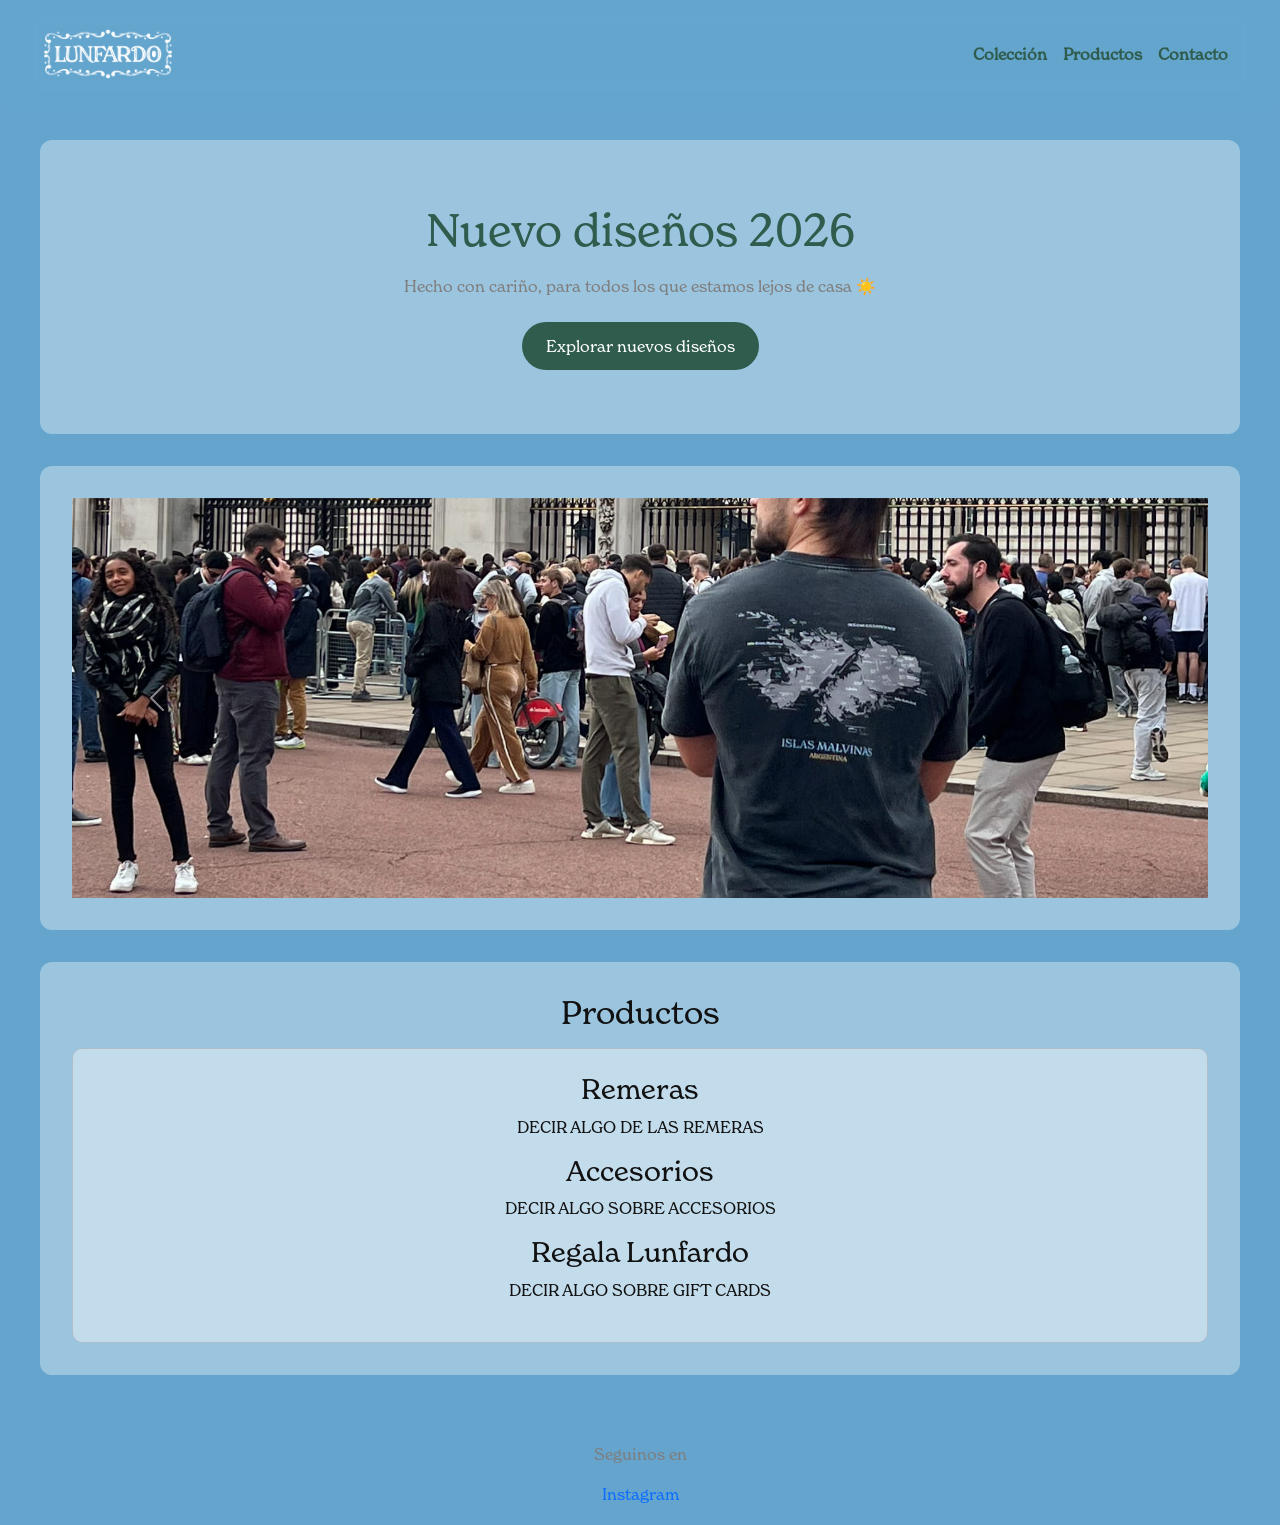
<file: index.html>
<!DOCTYPE html>
<html lang="en">
<head>
    <meta charset="UTF-8">
    <meta name="viewport" content="width=device-width, initial-
    scale=1.0">
    <title>Lunfardo - Tienda Online</title>
    <link href="https://cdn.jsdelivr.net/npm/bootstrap@5.3.2/dist/css/bootstrap.min.css" rel="stylesheet">
    <link rel="stylesheet" href="css/styles.css">
    <!-- Agregar Bootstrap link / link to CSS / link tipografia-->
</head>
<body>
    <header>
        <nav class="navbar navbar-expand-lg navbar-light bg-transparent">
         <div class="container-fluid">

      <!-- LOGO -->
      <a class="navbar-brand" href="index.html">
        <img src="img/Lunfardo_sin_fondo.png" alt="Lunfardo" height="50">
      </a>
<!-- BOTÓN HAMBURGUESA (solo móvil/tablet) -->
         <button class="navbar-toggler" type="button" data-bs-toggle="collapse" data-bs-target="#menuNav">
          <span class="navbar-toggler-icon"></span>
        </button>
<!-- MENÚ -->
         <div class="collapse navbar-collapse" id="menuNav">
         <ul class="navbar-nav ms-auto">
          <li class="nav-item"><a class="nav-link" href="pages/coleccion.html">Colección</a></li>
          <li class="nav-item"><a class="nav-link" href="pages/producto.html">Productos</a></li>
          <li class="nav-item"><a class="nav-link" href="#">Contacto</a></li>
         </ul>
       </div>
    </div>
  </nav>
</header>

    <main>
       
        <section class="hero">
            <h1>Nuevo diseños 2026</h1>
            <p> Hecho con cariño, para todos los que estamos lejos de casa ☀️</p>
            <a href="pages/coleccion.html" class="diseño"> Explorar nuevos diseños</a>
        </section>
        <section class="destacados">

            <div class="grid-destacados">
                <!-- Aca iria Bootstrap -->
            </div>

             <div id="carouselExampleFade" class="carousel slide carousel-fade">
         <div class="carousel-inner">
         <div class="carousel-item active">
          <img src="img/image00007.jpg" class="d-block w-100 img-top" alt="Remera con logo Islas Malvinas">
         </div>
         <div class="carousel-item">
          <img src="img/image00014.jpg" class="d-block w-100 img-center" alt="Remera con logo Lunfardo">
         </div>
         <div class="carousel-item">
          <img src="img/image00011.jpg" class="d-block w-100 img-bottom" alt="Remera con logo Sol Pleno">
         </div>
         </div>
         <button class="carousel-control-prev" type="button" data-bs-target="#carouselExampleFade" data-bs-slide="prev">
          <span class="carousel-control-prev-icon" aria-hidden="true"></span>
          <span class="visually-hidden">Previous</span>
         </button>
         <button class="carousel-control-next" type="button" data-bs-target="#carouselExampleFade" data-bs-slide="next">
         <span class="carousel-control-next-icon" aria-hidden="true"></span>
         <span class="visually-hidden">Next</span>
        </button>
        </div>

        </section>

        <section class="productos">
            <h2>Productos</h2>
            <div class="grid-productos">
                <article class="productos-card">
                    <h3> Remeras </h3>
                    <p> DECIR ALGO DE LAS REMERAS</p>
                </article>
                <article class="productos-card">
                    <h3> Accesorios </h3>
                    <p> DECIR ALGO SOBRE ACCESORIOS </p>
                </article>
                <article class="productos-card">
                    <h3>Regala Lunfardo </h3>
                    <p> DECIR ALGO SOBRE GIFT CARDS</p>
                </article>
            </div>
        </section>

        
    </main>

    <footer> 
        <p> Seguinos en </p>
        <a href="https://www.instagram.com/somos.lunfardo/" target="_blank"> Instagram </a>
    </footer>
    <script src="https://cdn.jsdelivr.net/npm/bootstrap@5.3.2/dist/js/bootstrap.bundle.min.js"></script>
</body>
</html>
</file>
<file: css/styles.css>
/* estilos generales */

*{
    box-sizing: border-box;
    margin: 0;
    padding: 0;
}

/* tipografia */
@font-face {
    font-family: "new-spirit";
    src: url('../fonts/fonnts.com-New-Spirit-.otf') format('opentype');
}


body{
    font-family: "new-spirit", serif;
    background-color: #65a5cd ;   /* mismo color en todas las paginas */
    color: #111111;
}

/* header */
header{
    background-color: rgba(101, 165, 205, 0.35); /* celeste un poco mas claro */
    backdrop-filter: blur(4px);  
    padding: 1rem 2rem;
    border-radius: 0 0 12px 12px 
}
/* Fondo  */
.navbar {
  background-color: rgba(101, 165, 205, 0.35);
  backdrop-filter: blur(4px);
  border-radius: 0 0 12px 12px;
}


.nav-link {
  color: #2f5c4c !important;
  font-weight: 600;
}

.nav-link:hover {
  color: #e2b762 !important;
}

/* Icono hamburguesa */
.navbar-toggler {
  border-color: #2f5c4c;
}

.navbar-toggler-icon {
  background-image: url("data:image/svg+xml;charset=utf8,%3Csvg viewBox='0 0 30 30' xmlns='http://www.w3.org/2000/svg'%3E%3Cpath stroke='rgba(47,92,76,1)' stroke-width='3' stroke-linecap='round' d='M4 7h22M4 15h22M4 23h22'/%3E%3C/svg%3E");
}


    
/* secciones gral*/

section {
    background-color: rgba(255, 255, 255, 0.35);
    padding: 2rem;
    border-radius: 12px;
    margin: 2rem auto;
    max-width: 1200px;
}

/* hero */
.hero {
    text-align: center;
    padding: 4rem 2rem;
}
.hero h1 {
    font-size: 2.8rem;
    margin-bottom: 1rem;
    color: #2f5c4c
}
.hero p {
    margin-bottom:1.5rem;
    color:#7f7e7e;
}
.diseño {
    display: inline-block;
    padding: 0.75rem 1.5rem;
    background-color:#2f5c4c;
    color: #ffffff;
    text-decoration: none;
    border-radius: 999px;
      
}
.diseño:hover {
    background-color:#e2b762;
    color: #2f5c4c; 
    transition: 0.5s ease; 
}

/* productos */

.productos h2 {
    text-align: center;
    margin-bottom: 1rem;
}
.grid-productos {
    background-color: rgba(255, 255, 255, 0.4);
    border: 1px solid #7f7e7e50;
    padding: 1.5rem;
    border-radius: 10px;
    
    text-align: center;
}
.productos-card:hover {
    background-color: rgba(255, 255, 255, 0.6);
    transition: 0.5s ease;
}

/* Productos destacados BOOTSTRAP? */


.destacados-card{
    text-align: center;
}
.grid-destacados {
    display: grid;
    grid-template-columns: repeat(3, 1fr);
    gap: 1.2rem;
}
.destacados-card {
    background: rgba(255, 255, 255, 0.4);
    border: 1px solid #7f7e7e50;
    padding: 1rem;
    border-radius: 10px;
}

.destacados-card:hover {
    background-color: rgba(255, 255, 255, 0.6);
}

/* footer */
footer {
    text-align: center;
    padding: 1.2rem;
    margin-top: 3rem;
    color:#7f7e7e;

}
footer a {
    text-decoration: none;
    
}

/*  no quiero el color violeta del link ya visitado - pseudoclase aqui */
footer a:visited {
    color: #7f7e7e; 
    background-color: transparent;
}
footer a:hover {
    color:#e2b762;
    transition: 0.3s ease;
}

/* responsive MENU HAMBURGUESA PARA PANTALLAS PEQUEÑAS*/ 
 @media (max-width: 768px) {
    .grid-productos,
    .grid-destacados {
        grid-template-columns: 1fr 1fr;
    }
    .hero h1 {
        font-size: 2rem;
    }
 }

 @media (max-width: 480px) {
    .grid-productos,
    .grid-destacados {
        grid-template-columns: 1fr;
    }
 }

 .titulo-coleccion {
  text-align: center;
  margin-bottom: 1rem;
}

.titulo-coleccion h1 {
  font-size: 2.4rem;
  color: #2f5c4c; /* Verde */
  margin-bottom: 0.5rem;
}

.titulo-coleccion p {
  color: #7f7e7e; /* Gris */
  font-size: 1.1rem;
}
.logo img,
.logo-img {
  height: 50px; 
  width: auto;
  display: block;
}

/*  tamaños de las imagenes  */
.carousel-item img {
  height: 400px;       
  object-fit: cover;   
}
.img-top {
  object-position: center;
}

.img-center {
  object-position: center;
}
.img-bottom {
  object-position: 100% 60% ;
}
</file>
